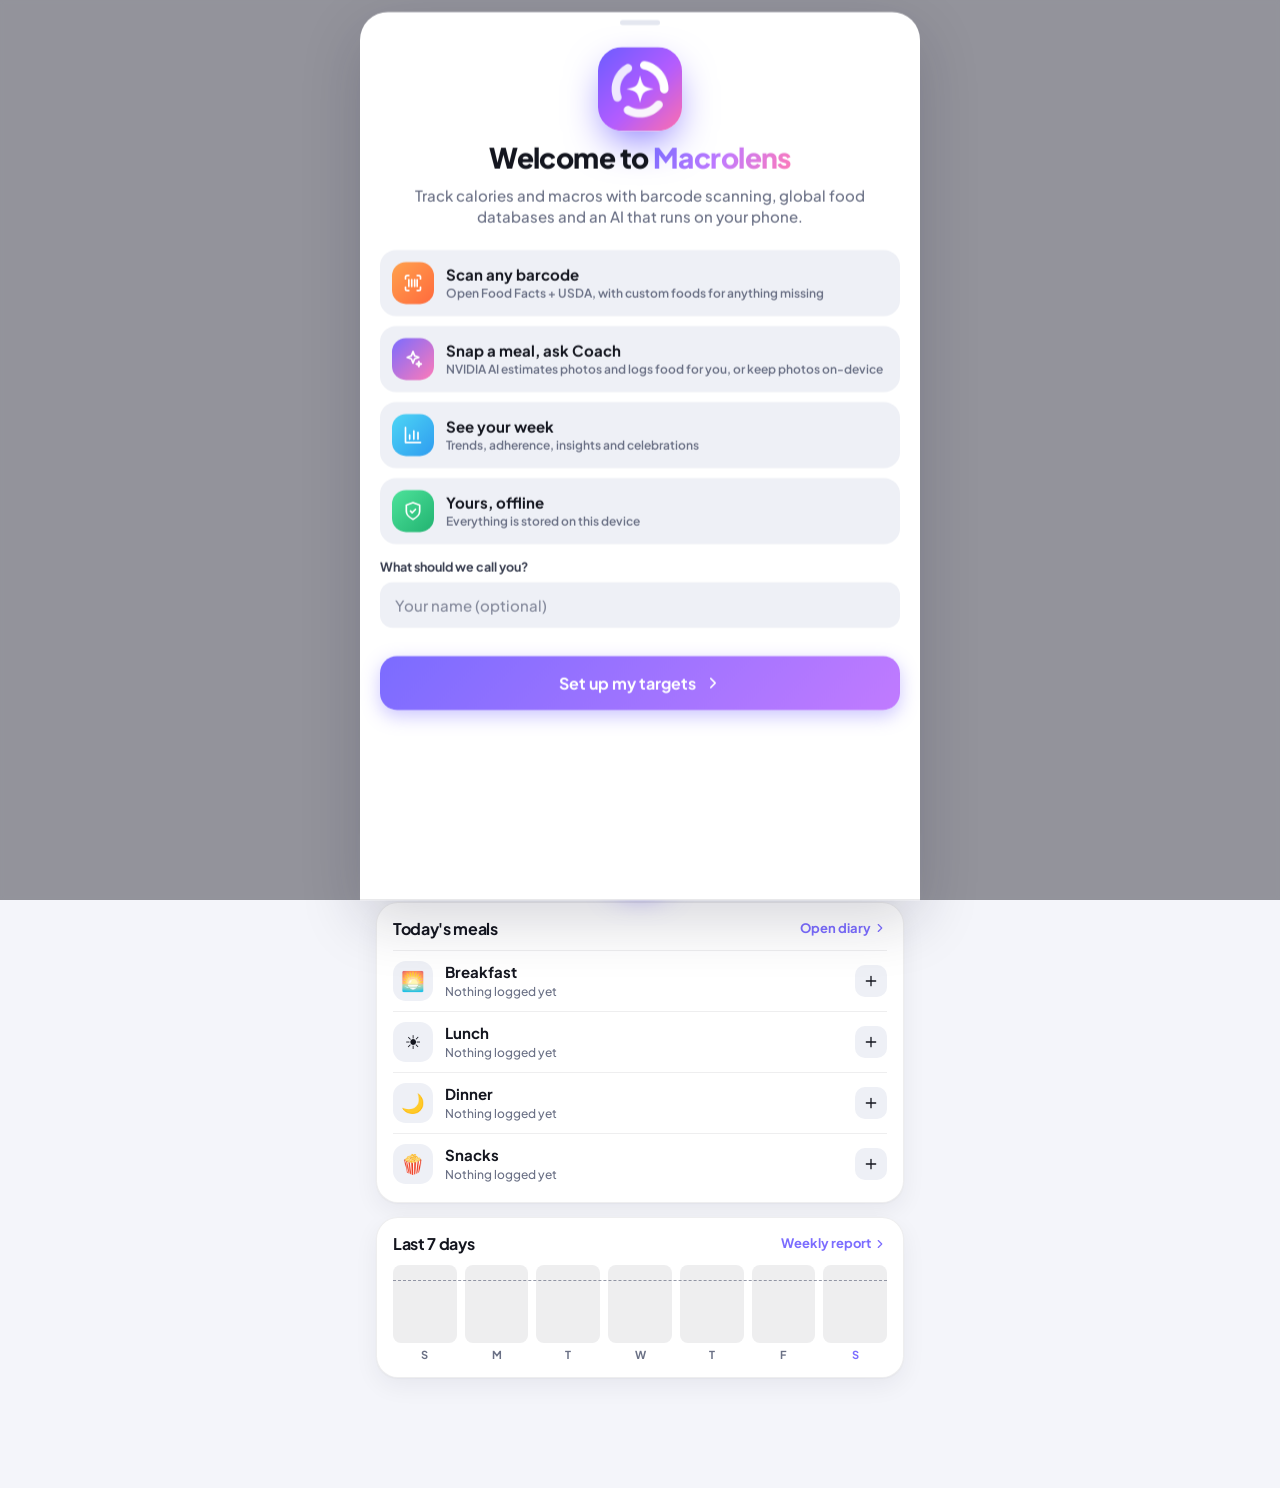
<file: index.html>
<!doctype html>
<html lang="en">
<head>
  <meta charset="utf-8">
  <meta name="viewport" content="width=device-width, initial-scale=1, viewport-fit=cover, interactive-widget=resizes-content">
  <title>Macrolens</title>
  <meta name="description" content="Macro & calorie tracker with barcode scanning, Open Food Facts + USDA search, and private on-device AI meal photo estimates.">
  <meta name="theme-color" content="#0c0d12">
  <meta name="color-scheme" content="dark light">
  <meta name="mobile-web-app-capable" content="yes">
  <meta name="apple-mobile-web-app-capable" content="yes">
  <meta name="apple-mobile-web-app-status-bar-style" content="black-translucent">
  <meta name="apple-mobile-web-app-title" content="Macrolens">
  <link rel="manifest" href="manifest.webmanifest">
  <link rel="icon" href="icons/favicon.svg" type="image/svg+xml">
  <link rel="icon" href="icons/icon-192.png" sizes="192x192" type="image/png">
  <link rel="apple-touch-icon" href="icons/apple-touch-icon.png">
  <link rel="preconnect" href="https://fonts.googleapis.com">
  <link rel="preconnect" href="https://fonts.gstatic.com" crossorigin>
  <link rel="stylesheet" href="https://fonts.googleapis.com/css2?family=Plus+Jakarta+Sans:wght@400;500;600;700;800&display=swap">
  <link rel="stylesheet" href="css/app.css">
  <link rel="stylesheet" href="css/coach.css">
  <link rel="stylesheet" href="css/motion.css">
  <script>
    // Apply the saved theme before first paint to avoid a flash.
    try { var t = localStorage.getItem('ml-theme'); if (t && t !== 'system') document.documentElement.dataset.theme = t; } catch (e) {}
  </script>
</head>
<body>
  <svg width="0" height="0" style="position:absolute" aria-hidden="true" focusable="false">
    <defs>
      <linearGradient id="grad-kcal" x1="0" y1="0" x2="1" y2="1">
        <stop offset="0" stop-color="#7b6cff"/>
        <stop offset="0.55" stop-color="#b56cff"/>
        <stop offset="1" stop-color="#ff7ab8"/>
      </linearGradient>
    </defs>
  </svg>

  <div id="app">
    <main id="view" class="view" aria-live="polite"></main>
    <nav class="tabbar" aria-label="Main"></nav>
  </div>

  <div class="boot-splash" aria-hidden="true">
    <img src="icons/icon-192.png" alt="" width="72" height="72">
  </div>

  <noscript><p style="padding:24px;font-family:sans-serif">Macrolens needs JavaScript enabled.</p></noscript>
  <script type="module" src="js/app.js"></script>
</body>
</html>
</file>
<file: css/app.css>
/* ===== Macrolens — design tokens ===== */
:root {
  --brand: #7b6cff;
  --brand-2: #c17bff;
  --kcal: #9a7bff;
  --protein: #ff6b8b;
  --carbs: #36c5f0;
  --fat: #ffb547;
  --fiber: #3dd68c;
  --water: #4c9bff;
  --over: #ff5a5f;
  --ok: #2fcf86;
  --warn: #ffb547;

  --bg: #f4f5fa;
  --surface: #ffffff;
  --surface-2: #eef0f6;
  --surface-3: #e4e7f0;
  --text: #14161f;
  --text-2: #3b4052;
  --muted: #6a7085;
  --border: rgba(15, 20, 40, 0.07);
  --track: rgba(15, 20, 40, 0.07);
  --shadow: 0 1px 2px rgba(20, 24, 50, 0.04), 0 8px 24px rgba(20, 24, 50, 0.06);
  --shadow-lg: 0 20px 60px rgba(20, 24, 50, 0.18);
  --backdrop: rgba(12, 14, 24, 0.42);
  --glass: rgba(255, 255, 255, 0.78);

  --r-sm: 10px;
  --r: 16px;
  --r-lg: 22px;
  --r-xl: 28px;
  --safe-t: env(safe-area-inset-top, 0px);
  --safe-b: env(safe-area-inset-bottom, 0px);
  --tabbar-h: 68px;
  --ease: cubic-bezier(0.2, 0.8, 0.2, 1);
  --spring: cubic-bezier(0.34, 1.56, 0.64, 1);
  --font: 'Plus Jakarta Sans', system-ui, -apple-system, 'Segoe UI', Roboto, sans-serif;
  color-scheme: light;
}

@media (prefers-color-scheme: dark) {
  :root:not([data-theme='light']) {
    --bg: #0c0d12;
    --surface: #15171f;
    --surface-2: #1d2029;
    --surface-3: #262a35;
    --text: #f3f4f8;
    --text-2: #c9ccd8;
    --muted: #8d93a5;
    --border: rgba(255, 255, 255, 0.07);
    --track: rgba(255, 255, 255, 0.08);
    --shadow: 0 1px 0 rgba(255, 255, 255, 0.03) inset, 0 10px 30px rgba(0, 0, 0, 0.25);
    --shadow-lg: 0 24px 70px rgba(0, 0, 0, 0.55);
    --backdrop: rgba(0, 0, 0, 0.6);
    --glass: rgba(18, 20, 27, 0.78);
    color-scheme: dark;
  }
}
:root[data-theme='dark'] {
  --bg: #0c0d12;
  --surface: #15171f;
  --surface-2: #1d2029;
  --surface-3: #262a35;
  --text: #f3f4f8;
  --text-2: #c9ccd8;
  --muted: #8d93a5;
  --border: rgba(255, 255, 255, 0.07);
  --track: rgba(255, 255, 255, 0.08);
  --shadow: 0 1px 0 rgba(255, 255, 255, 0.03) inset, 0 10px 30px rgba(0, 0, 0, 0.25);
  --shadow-lg: 0 24px 70px rgba(0, 0, 0, 0.55);
  --backdrop: rgba(0, 0, 0, 0.6);
  --glass: rgba(18, 20, 27, 0.78);
  color-scheme: dark;
}

/* ===== Base ===== */
*, *::before, *::after { box-sizing: border-box; }
[hidden] { display: none !important; }
html { -webkit-text-size-adjust: 100%; -webkit-tap-highlight-color: transparent; }
body {
  margin: 0;
  min-height: 100dvh;
  background: var(--bg);
  color: var(--text);
  font: 500 15px/1.45 var(--font);
  -webkit-font-smoothing: antialiased;
  overscroll-behavior-y: none;
}
body.has-sheet { overflow: hidden; }
a { color: inherit; text-decoration: none; }
button { font: inherit; color: inherit; background: none; border: 0; padding: 0; cursor: pointer; }
button:disabled { opacity: 0.5; cursor: default; }
img { display: block; max-width: 100%; }
h1, h2, h3, h4 { margin: 0; letter-spacing: -0.02em; line-height: 1.2; }
h1 { font-size: 26px; font-weight: 800; }
h2 { font-size: 20px; font-weight: 800; }
h3 { font-size: 16px; font-weight: 700; }
h4 { font-size: 13px; font-weight: 700; }
p { margin: 0; }
input, select, textarea { font: inherit; color: inherit; }
:focus-visible { outline: 2px solid var(--brand); outline-offset: 2px; }
.ico { flex: none; display: block; }
b { font-weight: 700; }
small { font-size: 12px; }

/* ===== Layout ===== */
#app { max-width: 560px; margin: 0 auto; min-height: 100dvh; }
.view { padding: calc(var(--safe-t) + 14px) 16px calc(var(--tabbar-h) + var(--safe-b) + 24px); }
.view-inner { display: flex; flex-direction: column; gap: 14px; }
.view-inner.enter { animation: viewIn 0.35s var(--ease) both; }
@keyframes viewIn { from { opacity: 0; transform: translateY(8px); } }
.bottom-space { height: 4px; }

.topbar { display: flex; align-items: flex-end; justify-content: space-between; gap: 12px; padding: 4px 2px 2px; }
.eyebrow { color: var(--muted); font-size: 13px; font-weight: 600; margin-bottom: 2px; }
.range-sub { margin-top: -8px; padding: 0 2px; }

.card {
  background: var(--surface);
  border: 1px solid var(--border);
  border-radius: var(--r-lg);
  padding: 16px;
  box-shadow: var(--shadow);
}
.card-head { display: flex; align-items: center; justify-content: space-between; gap: 10px; margin-bottom: 12px; }
.card-head h3 { display: flex; align-items: center; gap: 8px; }
.card > p.muted.small { margin: -4px 0 12px; }
.error-card { border-color: color-mix(in srgb, var(--over) 40%, transparent); }

/* ===== Utilities ===== */
.row { display: flex; align-items: center; }
.row.gap { gap: 12px; }
.row.gap-sm, .gap-sm { gap: 6px; }
.row.between, .between { justify-content: space-between; }
.wrap { flex-wrap: wrap; }
.grow { flex: 1; min-width: 0; }
.grid2 { display: grid; grid-template-columns: 1fr 1fr; gap: 10px; }
.grid3 { display: grid; grid-template-columns: repeat(3, 1fr); gap: 10px; }
.muted { color: var(--muted); }
.small { font-size: 12.5px; }
.center { text-align: center; }
.nomargin { margin: 0 !important; }
.empty { color: var(--muted); text-align: center; padding: 18px 8px; font-size: 14px; }
.empty.sm { padding: 10px; font-size: 13px; }
.protein-text { color: var(--protein); }
.carbs-text { color: var(--carbs); }
.fat-text { color: var(--fat); }
.ok-text { color: var(--ok); display: inline-flex; align-items: center; gap: 4px; }
.warn-text { color: var(--warn); display: inline-flex; align-items: center; gap: 4px; }
.danger-text { color: var(--over) !important; }
.grad-text { background: linear-gradient(120deg, var(--brand), var(--brand-2) 50%, #ff7ab8); -webkit-background-clip: text; background-clip: text; color: transparent; }
.link { color: var(--brand); font-weight: 700; font-size: 13px; display: inline-flex; align-items: center; gap: 2px; }
.sub-head { margin: 18px 0 6px; color: var(--muted); text-transform: uppercase; letter-spacing: 0.06em; font-size: 11px; }

.pill { display: inline-flex; align-items: center; gap: 4px; padding: 3px 9px; border-radius: 99px; background: var(--surface-2); font-size: 11.5px; font-weight: 700; color: var(--text-2); }
.pill.down { background: color-mix(in srgb, var(--ok) 16%, transparent); color: var(--ok); }
.pill.up { background: color-mix(in srgb, var(--warn) 18%, transparent); color: var(--warn); }

.badge { display: inline-flex; align-items: center; gap: 3px; padding: 1px 6px; border-radius: 6px; font-size: 10px; font-weight: 800; letter-spacing: 0.03em; text-transform: uppercase; background: var(--surface-2); color: var(--muted); vertical-align: 1px; }
.badge-off { background: color-mix(in srgb, #ff8a3d 16%, transparent); color: #f07a2a; }
.badge-usda { background: color-mix(in srgb, var(--fiber) 16%, transparent); color: #22b371; }
.badge-custom { background: color-mix(in srgb, var(--brand) 16%, transparent); color: var(--brand); }
.badge-ai { background: linear-gradient(120deg, color-mix(in srgb, var(--brand) 22%, transparent), color-mix(in srgb, #ff7ab8 22%, transparent)); color: var(--brand-2); }
.badge-quick { background: color-mix(in srgb, var(--fat) 18%, transparent); color: #e69a20; }
.badge-ok { background: color-mix(in srgb, var(--ok) 16%, transparent); color: var(--ok); }

/* ===== Buttons ===== */
.btn {
  display: inline-flex; align-items: center; justify-content: center; gap: 8px;
  height: 44px; padding: 0 18px; border-radius: 14px;
  font-weight: 700; font-size: 14.5px; white-space: nowrap;
  transition: transform 0.15s var(--ease), background 0.2s, box-shadow 0.2s, opacity 0.2s;
  user-select: none;
}
.btn:active:not(:disabled) { transform: scale(0.97); }
.btn.primary { background: linear-gradient(135deg, var(--brand), var(--brand-2)); color: #fff; box-shadow: 0 6px 18px color-mix(in srgb, var(--brand) 38%, transparent); }
.btn.soft { background: var(--surface-2); color: var(--text); }
.btn.ghost { background: transparent; color: var(--text-2); }
.btn.danger { background: var(--over); color: #fff; }
.btn.sm { height: 34px; padding: 0 12px; font-size: 13px; border-radius: 11px; }
.btn.lg { height: 54px; font-size: 16px; border-radius: 17px; }
.btn.block { display: flex; width: 100%; }
.btn.grow { flex: 1; }
.link-btn { color: var(--muted); font-weight: 600; font-size: 13.5px; height: 40px; }

.btn-icon {
  display: inline-grid; place-items: center; width: 40px; height: 40px; border-radius: 13px; flex: none;
  transition: transform 0.15s var(--ease), background 0.2s;
  position: relative;
}
.btn-icon:active { transform: scale(0.92); }
.btn-icon.soft { background: var(--surface-2); }
.btn-icon.ghost { color: var(--muted); }
.btn-icon.sm { width: 32px; height: 32px; border-radius: 10px; }
.btn-icon.primary-soft { background: color-mix(in srgb, var(--brand) 14%, transparent); color: var(--brand); }
.btn-icon.disabled { opacity: 0.35; pointer-events: none; }

/* ===== Forms ===== */
.field { display: flex; flex-direction: column; gap: 6px; margin-bottom: 14px; min-width: 0; }
.label { font-size: 12.5px; font-weight: 700; color: var(--text-2); display: flex; align-items: baseline; gap: 4px; }
.unit-hint { color: var(--muted); font-weight: 600; font-size: 11px; }
.unit { color: var(--muted); font-weight: 600; font-size: 13px; }
.input {
  width: 100%; height: 46px; padding: 0 14px; border-radius: 13px;
  background: var(--surface-2); border: 1.5px solid transparent; outline: none;
  font-weight: 600; font-size: 15px;
  transition: border-color 0.2s, background 0.2s;
  -webkit-appearance: none; appearance: none;
}
.input:focus { border-color: color-mix(in srgb, var(--brand) 60%, transparent); background: var(--surface); }
.input::placeholder { color: var(--muted); font-weight: 500; opacity: 0.8; }
.input.sm { height: 38px; font-size: 13.5px; padding: 0 10px; border-radius: 11px; }
.input-xl { height: 58px; font-size: 24px; font-weight: 800; }
select.input { background-image: url("data:image/svg+xml,%3Csvg xmlns='http://www.w3.org/2000/svg' width='16' height='16' viewBox='0 0 24 24' fill='none' stroke='%238d93a5' stroke-width='2.5' stroke-linecap='round'%3E%3Cpath d='m6 9 6 6 6-6'/%3E%3C/svg%3E"); background-repeat: no-repeat; background-position: right 12px center; padding-right: 36px; }
input[type='number']::-webkit-inner-spin-button { -webkit-appearance: none; }
input[type='number'] { -moz-appearance: textfield; }

.seg { display: flex; background: var(--surface-2); padding: 4px; border-radius: 14px; gap: 4px; }
.seg button { flex: 1; height: 38px; border-radius: 10px; font-weight: 700; font-size: 13.5px; color: var(--muted); display: flex; align-items: center; justify-content: center; gap: 6px; transition: background 0.2s, color 0.2s, box-shadow 0.2s; }
.seg button.active { background: var(--surface); color: var(--text); box-shadow: 0 2px 8px rgba(0, 0, 0, 0.08); }
.seg.sm button { height: 30px; font-size: 12.5px; padding: 0 10px; }
.seg-lg button { height: 54px; flex-direction: column; gap: 0; font-size: 12.5px; }
.seg-lg button span { font-size: 18px; line-height: 1.2; }

.chip { display: inline-flex; align-items: center; gap: 6px; height: 36px; padding: 0 14px; border-radius: 99px; background: var(--surface-2); font-weight: 700; font-size: 13px; color: var(--text-2); white-space: nowrap; transition: background 0.2s, color 0.2s, transform 0.15s; }
.chip:active { transform: scale(0.95); }
.chip.active { background: var(--text); color: var(--bg); }
.chip.sm { height: 30px; padding: 0 12px; font-size: 12.5px; }
.chips-wrap { display: flex; flex-wrap: wrap; gap: 8px; }
.meal-chips { display: flex; gap: 8px; overflow-x: auto; scrollbar-width: none; padding: 2px 0; }
.meal-chips::-webkit-scrollbar { display: none; }
.meal-chips.compact .chip { height: 32px; padding: 0 12px; font-size: 12.5px; }

.radio-cards { display: flex; flex-direction: column; gap: 6px; }
.radio-cards button { text-align: left; padding: 10px 14px; border-radius: 13px; background: var(--surface-2); border: 1.5px solid transparent; display: flex; justify-content: space-between; align-items: center; gap: 10px; transition: border-color 0.2s, background 0.2s; }
.radio-cards button small { color: var(--muted); font-weight: 600; text-align: right; }
.radio-cards button.active { border-color: var(--brand); background: color-mix(in srgb, var(--brand) 10%, var(--surface)); }

.switch { -webkit-appearance: none; appearance: none; width: 48px; height: 28px; border-radius: 99px; background: var(--surface-3); position: relative; cursor: pointer; transition: background 0.25s; flex: none; margin: 0; }
.switch::after { content: ''; position: absolute; top: 3px; left: 3px; width: 22px; height: 22px; border-radius: 50%; background: #fff; box-shadow: 0 2px 6px rgba(0, 0, 0, 0.2); transition: transform 0.25s var(--spring); }
.switch:checked { background: var(--brand); }
.switch:checked::after { transform: translateX(20px); }

input[type='range'] { -webkit-appearance: none; appearance: none; width: 100%; height: 6px; border-radius: 99px; background: var(--track); outline: none; }
input[type='range']::-webkit-slider-thumb { -webkit-appearance: none; width: 24px; height: 24px; border-radius: 50%; background: #fff; border: 3px solid var(--brand); box-shadow: 0 2px 8px rgba(0, 0, 0, 0.2); cursor: pointer; }
input[type='range']::-moz-range-thumb { width: 18px; height: 18px; border-radius: 50%; background: #fff; border: 3px solid var(--brand); }

/* ===== Tab bar ===== */
.tabbar {
  position: fixed; left: 50%; bottom: 0; transform: translateX(-50%); z-index: 50;
  width: 100%; max-width: 560px;
  height: calc(var(--tabbar-h) + var(--safe-b)); padding: 6px 10px var(--safe-b);
  display: grid; grid-template-columns: repeat(5, 1fr); align-items: center;
  background: var(--glass); backdrop-filter: blur(20px) saturate(1.6); -webkit-backdrop-filter: blur(20px) saturate(1.6);
  border-top: 1px solid var(--border);
}
.tabbar a { display: flex; flex-direction: column; align-items: center; gap: 3px; font-size: 11px; font-weight: 700; color: var(--muted); padding: 6px 0; transition: color 0.2s; }
.tabbar a .ico { transition: transform 0.3s var(--spring); }
.tabbar a.active { color: var(--text); }
.tabbar a.active .ico { transform: translateY(-1px) scale(1.08); color: var(--brand); }
.fab {
  justify-self: center; width: 58px; height: 58px; margin-top: -26px; border-radius: 20px;
  display: grid; place-items: center; color: #fff;
  background: linear-gradient(135deg, var(--brand), var(--brand-2) 60%, #ff7ab8);
  box-shadow: 0 10px 26px color-mix(in srgb, var(--brand) 50%, transparent), 0 0 0 5px var(--bg);
  transition: transform 0.2s var(--spring);
}
.fab:active { transform: scale(0.9) rotate(90deg); }

/* ===== Rings & bars ===== */
.ring { position: relative; flex: none; }
.ring svg { display: block; }
.ring-fill { transition: stroke-dashoffset 1.1s var(--ease); }
.ring-over { filter: drop-shadow(0 0 4px color-mix(in srgb, var(--over) 60%, transparent)); }
.ring-center { position: absolute; inset: 0; display: flex; flex-direction: column; align-items: center; justify-content: center; text-align: center; }

.pbar { height: 8px; border-radius: 99px; background: var(--track); overflow: hidden; }
.pbar.lg { height: 10px; }
.pbar span { display: block; height: 100%; border-radius: inherit; transition: width 0.9s var(--ease); }
.pbar.is-over span { background: var(--over) !important; }

.split-bar { display: flex; height: 8px; border-radius: 99px; overflow: hidden; gap: 2px; background: var(--track); }
.split-bar.lg { height: 12px; }
.split-bar span { transition: width 0.5s var(--ease); }
.split-bar .p { background: var(--protein); }
.split-bar .c { background: var(--carbs); }
.split-bar .f { background: var(--fat); }

/* ===== Dashboard ===== */
.streak-chip { display: flex; align-items: center; gap: 4px; height: 38px; padding: 0 12px; border-radius: 13px; background: var(--surface); border: 1px solid var(--border); color: var(--muted); font-size: 15px; box-shadow: var(--shadow); }
.streak-chip.on { color: #ff7a3d; }
.streak-chip.on .ico { animation: flicker 2.2s ease-in-out infinite; }
@keyframes flicker { 50% { transform: scale(1.12) rotate(-4deg); } }

.install-card { display: flex; align-items: center; gap: 12px; text-align: left; background: linear-gradient(135deg, color-mix(in srgb, var(--brand) 16%, var(--surface)), var(--surface)); }
.install-card > span:nth-child(2) { flex: 1; display: flex; flex-direction: column; }
.install-card small { color: var(--muted); }
.install-ico { width: 44px; height: 44px; border-radius: 14px; display: grid; place-items: center; background: var(--brand); color: #fff; }

.hero { display: flex; flex-direction: column; align-items: center; gap: 14px; padding: 22px 16px 16px; position: relative; overflow: hidden; }
.hero::before { content: ''; position: absolute; inset: -40% -20% auto; height: 120%; background: radial-gradient(closest-side, color-mix(in srgb, var(--brand) 16%, transparent), transparent); pointer-events: none; }
.hero-ring { position: relative; }
.hero-num { font-size: 44px; font-weight: 800; letter-spacing: -0.04em; line-height: 1; font-variant-numeric: tabular-nums; }
.hero-num.over { color: var(--over); }
.hero-lbl { color: var(--muted); font-weight: 700; font-size: 13px; margin-top: 4px; }
.hero-stats { width: 100%; display: flex; align-items: center; justify-content: space-around; position: relative; }
.hero-stats > div:not(.divider) { display: flex; flex-direction: column; align-items: center; gap: 1px; }
.hero-stats b { font-size: 18px; font-variant-numeric: tabular-nums; }
.hero-stats b small { color: var(--muted); font-weight: 600; }
.divider { width: 1px; height: 30px; background: var(--border); }

.macro-grid { display: grid; grid-template-columns: repeat(3, 1fr); gap: 10px; }
.macro-card { display: flex; flex-direction: column; align-items: center; gap: 2px; padding: 14px 8px 12px; text-align: center; transition: transform 0.15s; }
.macro-card:active { transform: scale(0.97); }
.macro-pct { font-size: 13px; font-weight: 800; }
.macro-name { font-weight: 800; font-size: 13px; margin-top: 6px; }
.macro-val b { font-size: 17px; font-variant-numeric: tabular-nums; }
.macro-val span { font-size: 12px; font-weight: 600; }
.macro-left { font-size: 11.5px; }

.quick-actions { display: grid; grid-template-columns: repeat(4, 1fr); gap: 10px; }
.quick-actions button { display: flex; flex-direction: column; align-items: center; gap: 7px; font-size: 12px; font-weight: 700; color: var(--text-2); transition: transform 0.15s; }
.quick-actions button:active { transform: scale(0.93); }
.qa-ico { width: 58px; height: 58px; border-radius: 19px; display: grid; place-items: center; color: #fff; box-shadow: 0 8px 18px -6px var(--c); --c: var(--brand); background: var(--c); }
.qa-ico.scan { --c: #ff8a3d; background: linear-gradient(135deg, #ffa24d, #ff6a3d); }
.qa-ico.snap { --c: #b56cff; background: linear-gradient(135deg, #7b6cff, #c17bff 60%, #ff7ab8); }
.qa-ico.search { --c: #36c5f0; background: linear-gradient(135deg, #4dd6f5, #2f9cf0); }
.qa-ico.quick { --c: #ffb547; background: linear-gradient(135deg, #ffd060, #ffa03d); }

.water-card .card-head { margin-bottom: 10px; }
.water-ico { width: 38px; height: 38px; border-radius: 12px; display: grid; place-items: center; background: color-mix(in srgb, var(--water) 16%, transparent); color: var(--water); }
.glasses { display: flex; gap: 5px; }
.glass { flex: 1; height: 26px; border-radius: 6px 6px 9px 9px; background: var(--track); position: relative; overflow: hidden; }
.glass::after { content: ''; position: absolute; inset: 100% 0 0; background: linear-gradient(180deg, #7cc0ff, var(--water)); border-radius: inherit; transition: inset 0.5s var(--spring); transition-delay: calc(var(--i) * 30ms); }
.glass.full::after { inset: 0; }

.meals-card { padding-bottom: 8px; }
.meal-row { display: flex; align-items: center; gap: 12px; padding: 10px 0; border-top: 1px solid var(--border); }
.meal-row:first-of-type { border-top: 0; }
.meal-row a { display: flex; flex-direction: column; min-width: 0; }
.meal-row small { white-space: nowrap; overflow: hidden; text-overflow: ellipsis; }
.meal-emoji { width: 40px; height: 40px; border-radius: 13px; background: var(--surface-2); display: grid; place-items: center; font-size: 19px; flex: none; }
.meal-kcal { font-weight: 800; font-variant-numeric: tabular-nums; }
.meal-kcal small { color: var(--muted); font-weight: 600; }

.spark-card { display: block; }
.spark { position: relative; display: flex; gap: 8px; height: 96px; }
.spark-target { position: absolute; left: 0; right: 0; height: 0; border-top: 1.5px dashed color-mix(in srgb, var(--muted) 70%, transparent); pointer-events: none; z-index: 1; }
.spark-col { flex: 1; display: flex; flex-direction: column; align-items: center; gap: 4px; }
.spark-col span { font-size: 11px; font-weight: 700; color: var(--muted); height: 14px; }
.spark-col.today span { color: var(--brand); }
.spark-bar-wrap { flex: 1; width: 100%; display: flex; align-items: flex-end; background: var(--track); border-radius: 8px; overflow: hidden; }
.spark-bar { width: 100%; background: color-mix(in srgb, var(--brand) 55%, transparent); border-radius: 8px; transition: height 0.9s var(--ease); }
.spark-bar.hit { background: linear-gradient(180deg, var(--brand-2), var(--brand)); }
.spark-bar.over { background: linear-gradient(180deg, #ff8a8d, var(--over)); }

/* ===== Diary ===== */
.date-strip { display: flex; align-items: center; gap: 2px; }
.days { flex: 1; display: grid; grid-template-columns: repeat(7, 1fr); gap: 4px; }
.day { display: flex; flex-direction: column; align-items: center; gap: 2px; padding: 8px 0 6px; border-radius: 14px; color: var(--muted); font-size: 11px; font-weight: 700; transition: background 0.2s, color 0.2s; }
.day b { font-size: 16px; color: var(--text); }
.day i { width: 5px; height: 5px; border-radius: 50%; background: transparent; }
.day.logged i { background: var(--brand); }
.day.today b { color: var(--brand); }
.day.sel { background: var(--text); color: color-mix(in srgb, var(--bg) 70%, transparent); }
.day.sel b { color: var(--bg); }
.day.sel.logged i { background: var(--bg); }
label.btn-icon { cursor: pointer; overflow: hidden; }
.date-input { position: absolute; inset: 0; opacity: 0; cursor: pointer; }
.date-input::-webkit-calendar-picker-indicator { position: absolute; inset: 0; width: 100%; height: 100%; cursor: pointer; }

.day-summary { display: flex; flex-direction: column; gap: 10px; }
.ds-top { display: flex; align-items: baseline; justify-content: space-between; }
.ds-kcal { font-size: 24px; letter-spacing: -0.03em; font-variant-numeric: tabular-nums; }
.ds-macros { display: grid; grid-template-columns: repeat(3, 1fr); gap: 12px; }
.ds-macros .small { font-weight: 700; margin-bottom: 5px; gap: 4px; }
.ds-macros .pbar { height: 6px; }

.meal-card { padding: 12px 12px 6px; }
.meal-head { display: flex; align-items: center; gap: 12px; padding: 2px 2px 8px; }
.list { list-style: none; margin: 0; padding: 0; display: flex; flex-direction: column; }
.entry { display: flex; align-items: center; gap: 12px; padding: 9px 4px; border-top: 1px solid var(--border); cursor: pointer; border-radius: 12px; transition: background 0.15s; user-select: none; -webkit-user-select: none; }
.entry:active { background: var(--surface-2); }
.li-thumb { width: 44px; height: 44px; border-radius: 13px; background: var(--surface-2); display: grid; place-items: center; overflow: hidden; flex: none; }
.thumb-img { width: 100%; height: 100%; object-fit: cover; }
.thumb-emoji { font-size: 21px; line-height: 1; }
.li-main { flex: 1; min-width: 0; display: flex; flex-direction: column; gap: 2px; }
.li-title { font-weight: 700; font-size: 14.5px; white-space: nowrap; overflow: hidden; text-overflow: ellipsis; }
.li-sub { color: var(--muted); font-size: 12px; font-weight: 600; white-space: nowrap; overflow: hidden; text-overflow: ellipsis; }
.li-end { display: flex; flex-direction: column; align-items: flex-end; flex: none; }
.li-end b { font-size: 15px; font-variant-numeric: tabular-nums; }
.li-end small { color: var(--muted); font-size: 11px; font-weight: 600; }
.copy-prev { display: flex; align-items: center; justify-content: center; gap: 8px; width: 100%; padding: 12px; margin: 2px 0 6px; border-radius: 13px; border: 1.5px dashed var(--border); color: var(--muted); font-weight: 700; font-size: 13px; }
.copy-prev:active { background: var(--surface-2); }

/* ===== Week ===== */
.week-nav { display: flex; gap: 6px; }
.stat-grid { display: grid; grid-template-columns: 1fr 1fr; gap: 10px; }
.stat { display: flex; flex-direction: column; gap: 1px; padding: 14px; position: relative; overflow: hidden; }
.stat b { font-size: 24px; letter-spacing: -0.03em; margin-top: 4px; font-variant-numeric: tabular-nums; }
.stat b small { font-size: 14px; color: var(--muted); font-weight: 700; }
.stat-ico { width: 30px; height: 30px; border-radius: 10px; display: grid; place-items: center; margin-bottom: 6px; color: var(--c); background: color-mix(in srgb, var(--c) 15%, transparent); }
.tone-kcal { --c: var(--kcal); }
.tone-brand { --c: var(--brand); }
.tone-protein { --c: var(--protein); }
.tone-fiber { --c: var(--fiber); }

.chart { width: 100%; height: auto; display: block; overflow: visible; }
.bar-bg { fill: var(--track); opacity: 0.6; }
.bar { fill: color-mix(in srgb, var(--brand) 50%, transparent); transform-box: fill-box; transform-origin: bottom; animation: barUp 0.8s var(--ease) both; animation-delay: var(--d); }
.bar.hit { fill: url(#bar-grad); }
.bar.over { fill: var(--over); }
.bar.empty { display: none; }
@keyframes barUp { from { transform: scaleY(0); } }
.bar-val { font-size: 10px; font-weight: 800; fill: var(--text-2); }
.bar-lbl { font-size: 11px; font-weight: 700; fill: var(--muted); }
.bar-lbl.today { fill: var(--brand); }
.target-line { stroke: var(--text); stroke-opacity: 0.45; stroke-width: 1.5; stroke-dasharray: 4 4; }
.legend { display: inline-flex; align-items: center; gap: 6px; font-size: 12px; font-weight: 700; color: var(--muted); }
.lg-target { width: 16px; border-top: 2px dashed var(--muted); display: inline-block; }

.heat { display: flex; flex-direction: column; gap: 6px; }
.heat-row { display: grid; grid-template-columns: 56px repeat(7, 1fr); gap: 5px; align-items: center; }
.heat-head span { text-align: center; font-size: 11px; font-weight: 700; color: var(--muted); }
.heat-name { font-size: 12px; font-weight: 800; }
.heat-cell { height: 30px; border-radius: 9px; display: grid; place-items: center; font-size: 10.5px; font-weight: 800; color: var(--text-2); background: var(--track); position: relative; overflow: hidden; isolation: isolate; }
.heat-cell::before { content: ''; position: absolute; inset: 0; background: var(--c); opacity: var(--a); z-index: -1; }
.heat-cell.ok { color: #fff; }

.donut-wrap { display: flex; align-items: center; gap: 16px; }
.donut { width: 132px; height: 132px; flex: none; }
.donut circle { transition: stroke-dasharray 0.8s var(--ease); }
.donut-num { font-size: 20px; font-weight: 800; fill: var(--text); }
.donut-lbl { font-size: 10px; font-weight: 700; fill: var(--muted); }
.donut-legend { display: flex; flex-direction: column; gap: 10px; flex: 1; }
.donut-legend > div { display: grid; grid-template-columns: 10px auto 1fr; column-gap: 8px; align-items: center; font-size: 13px; }
.donut-legend small { grid-column: 3; }
.dot { width: 10px; height: 10px; border-radius: 50%; display: inline-block; }

.weight-head { display: flex; align-items: center; gap: 10px; flex-wrap: wrap; margin-bottom: 8px; }
.weight-head > b { font-size: 26px; letter-spacing: -0.03em; }
.weight-head > b small { font-size: 14px; color: var(--muted); }
.w-dot { fill: var(--surface); stroke: var(--brand); stroke-width: 2; }

.insights ul { list-style: none; margin: 0; padding: 0; display: flex; flex-direction: column; gap: 10px; }
.insights li { padding: 12px 14px; border-radius: 14px; background: var(--surface-2); font-size: 13.5px; line-height: 1.5; color: var(--text-2); }
.list.compact li { padding: 8px 0; border-top: 1px solid var(--border); }

/* ===== Profile ===== */
.profile-card { display: flex; flex-direction: column; gap: 14px; }
.avatar { width: 56px; height: 56px; border-radius: 18px; display: grid; place-items: center; font-weight: 800; font-size: 20px; color: #fff; background: linear-gradient(135deg, var(--brand), #ff7ab8); flex: none; }
.targets-row { display: grid; grid-template-columns: 1.1fr 1fr 1fr 1fr; gap: 8px; }
.targets-row > div { display: flex; flex-direction: column; padding: 10px; border-radius: 14px; background: var(--surface-2); }
.targets-row b { font-size: 17px; font-variant-numeric: tabular-nums; }
.targets-row small { font-size: 10.5px; font-weight: 700; color: var(--muted); }
.t-kcal { background: linear-gradient(135deg, var(--brand), var(--brand-2)) !important; color: #fff; }
.t-kcal small { color: rgba(255, 255, 255, 0.8) !important; }
.t-macro.protein b { color: var(--protein); }
.t-macro.carbs b { color: var(--carbs); }
.t-macro.fat b { color: var(--fat); }

.set-row { display: flex; align-items: center; justify-content: space-between; gap: 12px; padding: 12px 0; border-top: 1px solid var(--border); font-weight: 700; width: 100%; text-align: left; }
.set-row > span { display: flex; flex-direction: column; gap: 1px; }
.set-row small { font-weight: 600; }
.card-head + .set-row { border-top: 0; }
.set-row.as-btn { cursor: pointer; }
.card .btn.block + .btn.block, .card .set-row + .btn, .card .grid2 + .btn { margin-top: 10px; }
.about { display: flex; flex-direction: column; gap: 12px; background: transparent; box-shadow: none; border: 0; }
.ai-dl { display: flex; flex-direction: column; gap: 8px; margin-bottom: 8px; }

.calc-result { margin-top: 6px; padding: 16px; border-radius: 18px; background: var(--surface-2); display: flex; flex-direction: column; gap: 12px; }
.calc-big { font-size: 34px; font-weight: 800; letter-spacing: -0.04em; font-variant-numeric: tabular-nums; }
.calc-macros { display: grid; grid-template-columns: repeat(4, 1fr); gap: 6px; }
.calc-macros > div { display: flex; flex-direction: column; }
.calc-macros b { font-size: 16px; }
.calc-macros small { font-weight: 700; color: var(--muted); }
.calc-macros .protein b { color: var(--protein); }
.calc-macros .carbs b { color: var(--carbs); }
.calc-macros .fat b { color: var(--fat); }
.calc-macros .fiber b { color: var(--fiber); }
.diet-desc { margin-top: 2px; }

.manage-row { display: flex; align-items: center; gap: 4px; }
.manage-row .food-row { flex: 1; min-width: 0; }

/* ===== Sheets ===== */
.sheet-wrap { position: fixed; inset: 0; z-index: 100; display: flex; align-items: flex-end; justify-content: center; }
.sheet-backdrop { position: absolute; inset: 0; background: var(--backdrop); opacity: 0; transition: opacity 0.3s; backdrop-filter: blur(2px); }
.sheet {
  position: relative; width: 100%; max-width: 560px; max-height: calc(100dvh - var(--safe-t) - 24px);
  background: var(--surface); border-radius: var(--r-xl) var(--r-xl) 0 0;
  display: flex; flex-direction: column; box-shadow: var(--shadow-lg);
  transform: translateY(105%); transition: transform 0.38s var(--ease);
  will-change: transform; touch-action: pan-y;
}
.sheet-full { height: calc(100dvh - var(--safe-t) - 12px); max-height: none; }
.sheet-wrap.open .sheet-backdrop { opacity: 1; }
.sheet-wrap.open .sheet { transform: none; }
.sheet-wrap.closing .sheet { transform: translateY(105%); transition-duration: 0.28s; }
.sheet-wrap.closing { pointer-events: none; }
.sheet-grab { padding: 8px 0 2px; display: flex; justify-content: center; cursor: grab; flex: none; touch-action: none; }
.sheet-grab span { width: 40px; height: 5px; border-radius: 99px; background: var(--surface-3); }
.sheet-head { display: flex; align-items: center; justify-content: space-between; padding: 6px 12px 6px 20px; flex: none; touch-action: none; }
.sheet-body { flex: 1; overflow-y: auto; padding: 8px 20px 20px; overscroll-behavior: contain; }
.sheet-foot { display: flex; gap: 10px; padding: 12px 16px calc(12px + var(--safe-b)); border-top: 1px solid var(--border); flex: none; background: var(--surface); }
.sheet:not(:has(.sheet-foot)) .sheet-body { padding-bottom: calc(20px + var(--safe-b)); }

/* ===== Add food sheet ===== */
.add-sheet .sheet-body { display: flex; flex-direction: column; overflow: hidden; padding: 0; }
.add-head { padding: 0 12px 4px 8px !important; }
.add-title { flex: 1; text-align: center; }
.add-title h2 { font-size: 17px; }
.add-done { position: absolute; right: 12px; }
.add-head { position: relative; }
.add-meals { padding: 4px 16px 8px; flex: none; }
.add-tabs { display: grid; grid-template-columns: repeat(5, 1fr); margin: 0 12px; padding: 4px; background: var(--surface-2); border-radius: 16px; position: relative; flex: none; }
.add-tabs button { position: relative; z-index: 1; display: flex; flex-direction: column; align-items: center; gap: 2px; padding: 7px 0 6px; font-size: 11px; font-weight: 700; color: var(--muted); transition: color 0.25s; }
.add-tabs button.active { color: var(--text); }
.add-tabs button.active .ico { color: var(--brand); }
.tab-ink { position: absolute; top: 4px; bottom: 4px; left: 0; border-radius: 12px; background: var(--surface); box-shadow: 0 2px 10px rgba(0, 0, 0, 0.08); transition: transform 0.35s var(--ease), width 0.35s var(--ease); }
.add-pane { flex: 1; overflow-y: auto; padding: 14px 16px calc(24px + var(--safe-b)); overscroll-behavior: contain; position: relative; }
.picker .sheet-body { padding: 0; }

.search-box { display: flex; align-items: center; gap: 10px; height: 48px; padding: 0 8px 0 14px; border-radius: 15px; background: var(--surface-2); color: var(--muted); border: 1.5px solid transparent; transition: border-color 0.2s; }
.search-box:focus-within { border-color: color-mix(in srgb, var(--brand) 55%, transparent); }
.search-box input { flex: 1; min-width: 0; height: 100%; border: 0; outline: 0; background: none; font-weight: 600; font-size: 15px; color: var(--text); }
.search-box input::-webkit-search-cancel-button { display: none; }
.search-box.sticky { position: sticky; top: -14px; z-index: 5; box-shadow: 0 -14px 0 var(--surface); }
.results { margin-top: 6px; }
.res-sec { margin-top: 14px; }
.res-sec h4 { display: flex; align-items: center; gap: 6px; color: var(--muted); text-transform: uppercase; letter-spacing: 0.06em; font-size: 11px; margin: 0 2px 4px; }
.food-row { display: flex; align-items: center; gap: 12px; width: 100%; padding: 9px 6px; border-radius: 14px; text-align: left; transition: background 0.15s; }
.food-row:active { background: var(--surface-2); }
.fav-dot { color: var(--fat); display: inline-flex; vertical-align: -1px; }
.fav-dot .ico { fill: currentColor; }

.skel { background: linear-gradient(90deg, var(--surface-2), var(--surface-3), var(--surface-2)); background-size: 200% 100%; animation: shimmer 1.3s linear infinite; border-radius: 8px; }
.skel-line { height: 11px; width: 70%; }
.skel-line.short { width: 40%; margin-top: 6px; }
.skel-row { pointer-events: none; }
@keyframes shimmer { to { background-position: -200% 0; } }

.cta-card { display: flex; align-items: center; gap: 12px; width: 100%; margin-top: 18px; padding: 14px; border-radius: 18px; border: 1.5px dashed color-mix(in srgb, var(--brand) 40%, transparent); background: color-mix(in srgb, var(--brand) 6%, transparent); text-align: left; color: var(--muted); }
.cta-card > span:nth-child(2) { flex: 1; display: flex; flex-direction: column; }
.cta-card b { color: var(--text); }
.cta-ico { width: 40px; height: 40px; border-radius: 13px; background: var(--brand); color: #fff; display: grid; place-items: center; }

.pane-intro { display: flex; gap: 12px; padding: 12px 14px; border-radius: 16px; background: var(--surface-2); margin-bottom: 16px; color: var(--brand); }
.pane-intro > div { color: var(--text); }
.pane-intro p { margin-top: 2px; }

/* Scanner */
.scanner { position: relative; aspect-ratio: 4 / 3.4; border-radius: 22px; overflow: hidden; background: #000; isolation: isolate; }
.scanner video { position: absolute; inset: 0; width: 100%; height: 100%; object-fit: cover; }
.scan-overlay { position: absolute; inset: 0; display: grid; place-items: center; }
.scan-frame { position: relative; width: 80%; height: 46%; border-radius: 16px; box-shadow: 0 0 0 999px rgba(0, 0, 0, 0.42); transition: box-shadow 0.3s; }
.scan-frame i { position: absolute; width: 28px; height: 28px; border: 4px solid #fff; border-radius: 4px; }
.scan-frame i:nth-child(1) { top: -2px; left: -2px; border-right: 0; border-bottom: 0; border-top-left-radius: 16px; }
.scan-frame i:nth-child(2) { top: -2px; right: -2px; border-left: 0; border-bottom: 0; border-top-right-radius: 16px; }
.scan-frame i:nth-child(3) { bottom: -2px; left: -2px; border-right: 0; border-top: 0; border-bottom-left-radius: 16px; }
.scan-frame i:nth-child(4) { bottom: -2px; right: -2px; border-left: 0; border-top: 0; border-bottom-right-radius: 16px; }
.laser { position: absolute; left: 8%; right: 8%; height: 2px; top: 50%; background: #ff4d6d; box-shadow: 0 0 12px 2px rgba(255, 77, 109, 0.8); border-radius: 2px; opacity: 0; }
.scanner.live .laser { opacity: 1; animation: laser 2s ease-in-out infinite; }
@keyframes laser { 0%, 100% { top: 12%; } 50% { top: 88%; } }
.scanner.hit .scan-frame i { border-color: var(--ok); }
.scanner.hit .scan-frame { box-shadow: 0 0 0 999px rgba(0, 0, 0, 0.55), 0 0 0 4px var(--ok); }
.scanner.no-cam .scan-frame { opacity: 0.4; }
.scan-msg { position: absolute; left: 12px; right: 12px; bottom: 12px; display: flex; align-items: center; justify-content: center; gap: 6px; padding: 8px 12px; border-radius: 12px; background: rgba(0, 0, 0, 0.55); color: #fff; font-size: 12.5px; font-weight: 600; text-align: center; backdrop-filter: blur(8px); }
.scan-torch { position: absolute; top: 12px; right: 12px; background: rgba(0, 0, 0, 0.45); color: #fff; backdrop-filter: blur(8px); }
.scan-torch.on { background: #ffd23d; color: #000; }
.manual-code { display: flex; gap: 8px; margin: 14px 0; }
.manual-code .search-box { flex: 1; }
.manual-code .btn { height: 48px; }
.scan-result:empty { display: none; }
.scan-result { margin-bottom: 14px; }
.scan-status { display: flex; align-items: center; gap: 14px; }
.steps-inline { display: flex; gap: 10px; margin-top: 4px; font-size: 12px; font-weight: 700; color: var(--muted); }
.steps-inline span.active { color: var(--brand); }
.steps-inline span.done { color: var(--ok); text-decoration: line-through; }
.spinner { width: 28px; height: 28px; border-radius: 50%; border: 3px solid var(--track); border-top-color: var(--brand); animation: spin 0.8s linear infinite; flex: none; }
@keyframes spin { to { transform: rotate(360deg); } }
.scan-found { display: flex; align-items: center; gap: 12px; animation: pop 0.35s var(--spring); }
.scan-missing { display: flex; flex-direction: column; align-items: center; text-align: center; gap: 8px; animation: pop 0.35s var(--spring); }
.scan-missing .row { width: 100%; margin-top: 6px; }
.missing-ico { font-size: 34px; }
@keyframes pop { from { transform: scale(0.94); opacity: 0; } }

/* Snap AI */
.snap-intro { display: flex; flex-direction: column; gap: 12px; }
.snap-hero { text-align: center; display: flex; flex-direction: column; align-items: center; gap: 8px; padding: 10px 6px 6px; }
.snap-hero p { font-size: 13.5px; }
.snap-orb { width: 78px; height: 78px; border-radius: 26px; display: grid; place-items: center; color: #fff; background: linear-gradient(135deg, #7b6cff, #c17bff 55%, #ff7ab8); box-shadow: 0 14px 34px -8px #b56cff; animation: orb 3.5s ease-in-out infinite; }
@keyframes orb { 50% { transform: translateY(-4px) rotate(4deg); box-shadow: 0 20px 40px -8px #b56cff; } }
.model-status { display: flex; align-items: center; gap: 8px; padding: 10px 12px; border-radius: 13px; background: var(--surface-2); font-size: 12.5px; font-weight: 700; color: var(--muted); }
.model-status.ok { color: var(--ok); }
.tips { list-style: none; padding: 0; margin: 0; display: flex; flex-direction: column; gap: 6px; }
.tips li { display: flex; gap: 8px; align-items: flex-start; font-size: 12.5px; color: var(--muted); font-weight: 600; }
.tips li .ico { color: var(--fat); margin-top: 2px; }
.snap-intro label.btn { cursor: pointer; }

.snap-analyzing { display: flex; flex-direction: column; gap: 18px; }
.snap-photo { position: relative; border-radius: 22px; overflow: hidden; aspect-ratio: 1; background: #000; }
.snap-photo img { width: 100%; height: 100%; object-fit: cover; filter: saturate(1.1); }
.scanline { position: absolute; left: 0; right: 0; height: 30%; background: linear-gradient(180deg, transparent, color-mix(in srgb, #b56cff 45%, transparent) 85%, #fff 100%); mix-blend-mode: screen; animation: scanline 1.8s ease-in-out infinite; }
@keyframes scanline { 0% { top: -30%; } 100% { top: 100%; } }
.snap-grid { position: absolute; inset: 0; background-image: linear-gradient(rgba(255, 255, 255, 0.08) 1px, transparent 1px), linear-gradient(90deg, rgba(255, 255, 255, 0.08) 1px, transparent 1px); background-size: 28px 28px; }
.steps { list-style: none; margin: 0; padding: 0; display: flex; flex-direction: column; gap: 4px; }
.steps li { display: flex; align-items: center; gap: 12px; padding: 9px 4px; color: var(--muted); font-weight: 600; font-size: 14px; transition: color 0.3s; }
.st-ico { width: 22px; height: 22px; border-radius: 50%; border: 2px solid var(--track); flex: none; position: relative; transition: all 0.3s; }
.steps li.active { color: var(--text); }
.steps li.active .st-ico { border-color: var(--brand); border-top-color: transparent; animation: spin 0.8s linear infinite; }
.steps li.done { color: var(--text-2); }
.steps li.done .st-ico { background: var(--ok); border-color: var(--ok); }
.steps li.done .st-ico::after { content: ''; position: absolute; left: 6px; top: 3px; width: 5px; height: 9px; border: solid #fff; border-width: 0 2px 2px 0; transform: rotate(45deg); }
.st-label { flex: 1; }
.st-pct { font-variant-numeric: tabular-nums; font-size: 12.5px; color: var(--brand); font-weight: 800; }

.snap-results { display: flex; flex-direction: column; gap: 14px; }
.snap-top { display: flex; gap: 14px; align-items: center; }
.snap-top h3 { font-size: 20px; margin: 4px 0; }
.snap-thumb { width: 92px; height: 92px; border-radius: 20px; object-fit: cover; flex: none; box-shadow: var(--shadow); }
.conf { display: inline-flex; align-items: center; gap: 5px; font-size: 11.5px; font-weight: 800; padding: 3px 9px; border-radius: 99px; }
.conf::before { content: ''; width: 7px; height: 7px; border-radius: 50%; background: currentColor; }
.conf-high { color: var(--ok); background: color-mix(in srgb, var(--ok) 14%, transparent); }
.conf-medium { color: var(--warn); background: color-mix(in srgb, var(--warn) 16%, transparent); }
.conf-low { color: var(--over); background: color-mix(in srgb, var(--over) 14%, transparent); }
.cand-label { font-size: 11px; font-weight: 800; text-transform: uppercase; letter-spacing: 0.06em; color: var(--muted); margin-bottom: -6px; }
.cands { display: flex; flex-wrap: wrap; gap: 8px; }
.cand { display: inline-flex; align-items: center; gap: 6px; height: 36px; padding: 0 12px 0 10px; border-radius: 99px; background: var(--surface-2); border: 1.5px solid transparent; font-weight: 700; font-size: 13px; transition: all 0.2s; }
.cand b { font-size: 11px; color: var(--muted); }
.cand.on { border-color: var(--brand); background: color-mix(in srgb, var(--brand) 12%, var(--surface)); }
.cand.on b { color: var(--brand); }
.cand.loading { opacity: 0.6; }
.ai-items { display: flex; flex-direction: column; gap: 10px; }
.ai-item { border-radius: 18px; background: var(--surface-2); padding: 12px 14px; display: flex; flex-direction: column; gap: 10px; animation: pop 0.3s var(--spring); }
.ai-item-head { display: flex; align-items: center; gap: 10px; }
.ai-item-head > div { display: flex; flex-direction: column; }
.ai-emoji { font-size: 26px; }
.grams-row { display: flex; align-items: center; gap: 12px; }
.grams-val { display: flex; align-items: center; gap: 4px; background: var(--surface); border-radius: 11px; padding: 0 10px; height: 38px; flex: none; }
.grams-val input { width: 52px; border: 0; background: none; outline: 0; font-weight: 800; font-size: 15px; text-align: right; }
.grams-val span { color: var(--muted); font-weight: 700; }
.prep-row { display: flex; align-items: center; gap: 10px; }
.prep-row select { flex: 1; background-color: var(--surface); }
.density { display: flex; align-items: center; gap: 5px; }
.ai-macros { display: flex; gap: 12px; flex-wrap: wrap; font-size: 13px; font-weight: 700; }
.snap-total { display: flex; align-items: center; justify-content: space-between; gap: 12px; background: linear-gradient(135deg, color-mix(in srgb, var(--brand) 14%, var(--surface)), var(--surface)); }
.snap-total-kcal { display: flex; flex-direction: column; }
.snap-total-kcal b { font-size: 30px; letter-spacing: -0.04em; line-height: 1; }
.snap-total-kcal span { font-size: 12px; color: var(--muted); font-weight: 700; }
.snap-total-macros { display: flex; flex-direction: column; align-items: flex-end; gap: 2px; font-size: 12.5px; font-weight: 600; }
.snap-actions { display: grid; grid-template-columns: 1fr 1fr; gap: 8px; }
.pane-foot { position: sticky; bottom: calc(-24px - var(--safe-b)); margin: 0 -16px calc(-24px - var(--safe-b)); padding: 14px 16px calc(14px + var(--safe-b)); background: linear-gradient(180deg, transparent, var(--surface) 28%); }

/* Food detail */
.fd-head { display: flex; align-items: center; gap: 14px; margin-bottom: 16px; }
.fd-thumb { width: 64px; height: 64px; border-radius: 18px; background: var(--surface-2); display: grid; place-items: center; overflow: hidden; flex: none; }
.fd-thumb .thumb-emoji { font-size: 30px; }
.fd-title { flex: 1; min-width: 0; }
.fd-title h2 { font-size: 19px; display: -webkit-box; -webkit-line-clamp: 2; -webkit-box-orient: vertical; overflow: hidden; }
.fd-title p { margin-top: 3px; }
.fav.on { color: var(--fat); }
.fav.on .ico { fill: currentColor; }
.fd-energy { display: flex; align-items: baseline; justify-content: space-between; margin-bottom: 8px; }
.fd-kcal { font-size: 38px; font-weight: 800; letter-spacing: -0.04em; font-variant-numeric: tabular-nums; }
.fd-macros { display: grid; grid-template-columns: repeat(3, 1fr); gap: 8px; margin: 12px 0 18px; }
.fd-macro { display: flex; flex-direction: column; padding: 10px 12px; border-radius: 14px; background: var(--surface-2); position: relative; }
.fd-macro b { font-size: 17px; font-variant-numeric: tabular-nums; }
.fd-macro small { color: var(--muted); font-weight: 700; }
.fd-macro .dot { position: absolute; top: 12px; right: 12px; width: 8px; height: 8px; }
.fd-macro.protein .dot { background: var(--protein); }
.fd-macro.carbs .dot { background: var(--carbs); }
.fd-macro.fat .dot { background: var(--fat); }
.amount-row { display: flex; gap: 8px; }
.stepper { display: flex; align-items: center; background: var(--surface-2); border-radius: 14px; padding: 3px; flex: none; }
.stepper .input { width: 72px; height: 40px; text-align: center; padding: 0 4px; background: transparent; font-size: 17px; font-weight: 800; }
.stepper .input:focus { background: var(--surface); }
.amount-row select { flex: 1; min-width: 0; }
.quick-qty { display: flex; gap: 6px; margin-top: 4px; flex-wrap: wrap; }
.fd-more { margin-top: 4px; border-radius: 14px; background: var(--surface-2); padding: 0 14px; }
.fd-more summary { padding: 12px 0; font-weight: 700; font-size: 13.5px; cursor: pointer; list-style: none; display: flex; justify-content: space-between; }
.fd-more summary::after { content: '+'; color: var(--muted); font-size: 18px; line-height: 1; }
.fd-more[open] summary::after { content: '–'; }
.nutr-table { width: 100%; border-collapse: collapse; font-size: 13px; margin-bottom: 10px; font-variant-numeric: tabular-nums; }
.nutr-table th { text-align: right; color: var(--muted); font-size: 11px; font-weight: 700; padding: 4px 0; }
.nutr-table td { padding: 7px 0; border-top: 1px solid var(--border); text-align: right; font-weight: 700; }
.nutr-table td:first-child { text-align: left; font-weight: 600; color: var(--text-2); }
.nutr-table tr.sub td:first-child { padding-left: 14px; color: var(--muted); }

/* Custom food form */
.emoji-row { display: flex; gap: 6px; overflow-x: auto; padding: 2px 0 14px; scrollbar-width: none; }
.emoji-row::-webkit-scrollbar { display: none; }
.emoji-opt { flex: none; width: 44px; height: 44px; border-radius: 14px; background: var(--surface-2); font-size: 22px; border: 2px solid transparent; transition: all 0.2s; }
.emoji-opt.on { border-color: var(--brand); background: color-mix(in srgb, var(--brand) 12%, var(--surface)); transform: scale(1.05); }
.nutr-grid .field { margin-bottom: 10px; }
.kcal-check { min-height: 20px; margin: 2px 0 14px; display: flex; flex-wrap: wrap; align-items: center; gap: 6px; }
.kcal-check .link, button.link { padding: 0; }
.food-form .btn.lg { margin-top: 4px; }

/* ===== Toasts ===== */
#toasts { position: fixed; left: 0; right: 0; bottom: calc(var(--tabbar-h) + var(--safe-b) + 14px); z-index: 300; display: flex; flex-direction: column; align-items: center; gap: 8px; pointer-events: none; padding: 0 16px; }
body.has-sheet #toasts { bottom: calc(96px + var(--safe-b)); }
.toast { display: flex; align-items: center; gap: 10px; max-width: 480px; padding: 11px 14px 11px 16px; border-radius: 16px; background: #1b1d26; color: #fff; box-shadow: 0 12px 34px rgba(0, 0, 0, 0.3); font-weight: 600; font-size: 14px; pointer-events: auto; opacity: 0; transform: translateY(14px) scale(0.96); transition: all 0.3s var(--spring); }
:root[data-theme='dark'] .toast { background: #2a2e3a; }
@media (prefers-color-scheme: dark) { :root:not([data-theme='light']) .toast { background: #2a2e3a; } }
.toast.show { opacity: 1; transform: none; }
.toast .ico { color: #a99dff; }
.toast button { margin-left: 6px; color: #b3a8ff; font-weight: 800; padding: 4px 6px; }

/* ===== Celebrations ===== */
#confetti { position: fixed; inset: 0; width: 100vw; height: 100vh; pointer-events: none; z-index: 400; }
.celebrate { position: fixed; inset: 0; z-index: 350; display: grid; place-items: center; padding: 24px; background: rgba(8, 9, 14, 0); backdrop-filter: blur(0); transition: all 0.35s; }
.celebrate.show { background: rgba(8, 9, 14, 0.5); backdrop-filter: blur(6px); }
.celebrate-card { position: relative; width: min(340px, 100%); padding: 30px 24px 22px; border-radius: 30px; background: var(--surface); text-align: center; box-shadow: var(--shadow-lg); overflow: hidden; transform: scale(0.6) translateY(30px); opacity: 0; transition: all 0.5s var(--spring); }
.celebrate.show .celebrate-card { transform: none; opacity: 1; }
.celebrate-burst { position: absolute; inset: -60%; background: repeating-conic-gradient(from 0deg, color-mix(in srgb, var(--accent) 14%, transparent) 0 10deg, transparent 10deg 20deg); animation: spin 14s linear infinite; mask: radial-gradient(circle, #000 8%, transparent 42%); -webkit-mask: radial-gradient(circle, #000 8%, transparent 42%); }
.celebrate-emoji { position: relative; font-size: 72px; line-height: 1; margin-bottom: 12px; animation: emojiPop 0.9s var(--spring) both 0.15s; }
@keyframes emojiPop { 0% { transform: scale(0) rotate(-30deg); } 60% { transform: scale(1.25) rotate(8deg); } 100% { transform: scale(1); } }
.celebrate-card h3 { position: relative; font-size: 22px; font-weight: 800; }
.celebrate-card p { position: relative; color: var(--muted); margin: 6px 0 18px; font-size: 14px; }
.celebrate-card .btn { position: relative; min-width: 120px; }

/* ===== Onboarding ===== */
.onboard .sheet-body { padding-top: 12px; }
.ob-step { display: flex; flex-direction: column; gap: 14px; animation: viewIn 0.4s var(--ease); }
.ob-hero { text-align: center; display: flex; flex-direction: column; align-items: center; gap: 10px; padding: 8px 0; }
.ob-hero h1 { font-size: 28px; }
.ob-logo img { border-radius: 24px; box-shadow: 0 16px 40px -10px var(--brand); animation: orb 4s ease-in-out infinite; }
.ob-features { list-style: none; margin: 0; padding: 0; display: flex; flex-direction: column; gap: 10px; }
.ob-features li { display: flex; gap: 12px; align-items: center; padding: 12px; border-radius: 16px; background: var(--surface-2); }
.ob-features li > div { display: flex; flex-direction: column; }
.ob-features small { color: var(--muted); font-weight: 600; }
.f-ico { width: 42px; height: 42px; border-radius: 14px; display: grid; place-items: center; color: #fff; flex: none; }
.f-ico.scan { background: linear-gradient(135deg, #ffa24d, #ff6a3d); }
.f-ico.snap { background: linear-gradient(135deg, #7b6cff, #ff7ab8); }
.f-ico.week { background: linear-gradient(135deg, #4dd6f5, #2f9cf0); }
.f-ico.safe { background: linear-gradient(135deg, #4ee39b, #22b371); }

/* ===== Boot splash ===== */
.boot-splash { position: fixed; inset: 0; z-index: 500; display: grid; place-items: center; background: var(--bg); transition: opacity 0.4s, visibility 0.4s; }
.boot-splash img { border-radius: 20px; animation: orb 2s ease-in-out infinite; }
body.ready .boot-splash { opacity: 0; visibility: hidden; }

/* ===== Small screens ===== */
@media (max-width: 370px) {
  .hero-num { font-size: 38px; }
  .targets-row { grid-template-columns: 1fr 1fr; }
  .quick-actions .qa-ico { width: 52px; height: 52px; }
  .calc-macros { grid-template-columns: 1fr 1fr; }
}

@media (prefers-reduced-motion: reduce) {
  *, *::before, *::after { animation-duration: 0.01ms !important; animation-iteration-count: 1 !important; transition-duration: 0.01ms !important; }
}

/* ===== Diet-fit grades (A–F) ===== */
:root {
  --grade-a: #0f8a4a;
  --grade-b: #4f9a22;
  --grade-c: #e3ad00;
  --grade-d: #e07400;
  --grade-e: #dd4416;
  --grade-f: #c0182f;
}
.grade { display: inline-grid; place-items: center; width: 24px; height: 24px; border-radius: 7px; font-size: 13px; font-weight: 800; line-height: 1; color: #fff; flex: none; letter-spacing: 0; font-variant-numeric: tabular-nums; }
.grade.xs { width: 18px; height: 18px; border-radius: 5px; font-size: 10.5px; }
.grade.xl { width: 52px; height: 52px; border-radius: 15px; font-size: 28px; box-shadow: 0 6px 18px color-mix(in srgb, var(--gc, #000) 30%, transparent); }
.grade-a { background: var(--grade-a); --gc: var(--grade-a); }
.grade-b { background: var(--grade-b); --gc: var(--grade-b); }
.grade-c { background: var(--grade-c); --gc: var(--grade-c); color: #1e1a05; }
.grade-d { background: var(--grade-d); --gc: var(--grade-d); }
.grade-e { background: var(--grade-e); --gc: var(--grade-e); }
.grade-f { background: var(--grade-f); --gc: var(--grade-f); }
.li-grade { flex: none; display: flex; align-items: center; }
.grade-strip { display: flex; gap: 3px; }

.grade-card { --gc: var(--grade-c); margin: -4px 0 16px; padding: 14px; border-radius: 18px; background: color-mix(in srgb, var(--gc) 9%, var(--surface-2)); border: 1px solid color-mix(in srgb, var(--gc) 24%, transparent); }
.gc-a { --gc: var(--grade-a); } .gc-b { --gc: var(--grade-b); } .gc-c { --gc: var(--grade-c); }
.gc-d { --gc: var(--grade-d); } .gc-e { --gc: var(--grade-e); } .gc-f { --gc: var(--grade-f); }
.gc-top { display: flex; align-items: center; gap: 12px; }
.gc-text { flex: 1; min-width: 0; display: flex; flex-direction: column; gap: 2px; }
.gc-text b { font-size: 15.5px; line-height: 1.25; }
.gc-text small { color: var(--muted); font-size: 12px; font-weight: 600; }
.gc-chips { display: flex; flex-wrap: wrap; gap: 6px; margin-top: 12px; }
.gc-chip { display: inline-flex; align-items: center; gap: 4px; padding: 4px 10px 4px 7px; border-radius: 99px; background: var(--surface); font-size: 12px; font-weight: 700; }
.gc-chip.good { color: var(--ok); }
.gc-chip.bad { color: var(--over); }
.gc-cap { display: flex; align-items: center; gap: 5px; margin-top: 10px; font-size: 12px; font-weight: 600; color: var(--text-2); }
.gc-more { margin-top: 10px; }
.gc-more summary { display: flex; align-items: center; justify-content: space-between; padding: 4px 0; font-size: 13px; font-weight: 700; color: var(--text-2); cursor: pointer; list-style: none; }
.gc-more summary::-webkit-details-marker { display: none; }
.gc-more summary::after { content: '+'; color: var(--muted); font-size: 18px; line-height: 1; }
.gc-more[open] summary::after { content: '–'; }
.gc-factors, .gc-adds { list-style: none; margin: 8px 0 0; padding: 0; }
.gf { display: flex; align-items: flex-start; gap: 10px; padding: 8px 0; border-top: 1px solid var(--border); }
.gf-pts { flex: none; width: 36px; padding: 3px 0; border-radius: 8px; background: var(--surface); text-align: center; font-size: 12.5px; font-weight: 800; font-variant-numeric: tabular-nums; }
.gf.good .gf-pts { color: var(--ok); }
.gf.bad .gf-pts { color: var(--over); }
.gf.info .gf-pts { color: var(--muted); }
.gf b, .gc-adds b { font-size: 13px; }
.gf b { display: block; }
.gf small, .gc-adds small { display: block; margin-top: 1px; color: var(--muted); font-size: 12px; font-weight: 500; line-height: 1.4; }
.gc-h { margin: 14px 0 2px; font-size: 11.5px; font-weight: 800; letter-spacing: 0.05em; text-transform: uppercase; color: var(--muted); }
.gc-adds li { display: flex; align-items: flex-start; gap: 9px; padding: 7px 0; border-top: 1px solid var(--border); }
.gc-ingr { max-height: 9.5em; overflow: auto; margin: 6px 0 0; font-size: 12px; line-height: 1.5; color: var(--text-2); }
.tier-dot { width: 10px; height: 10px; margin-top: 4px; border-radius: 50%; flex: none; background: var(--muted); }
.tier-dot.tier-0 { background: var(--ok); }
.tier-dot.tier-1 { background: #9bc53d; }
.tier-dot.tier-2 { background: var(--warn); }
.tier-dot.tier-3 { background: var(--over); }
.tier-label { display: inline-block; margin-left: 2px; padding: 1px 5px; border-radius: 5px; font-size: 10px; font-weight: 800; text-transform: uppercase; letter-spacing: 0.03em; vertical-align: 1px; color: var(--muted); background: color-mix(in srgb, currentColor 14%, transparent); }
.tier-label.tier-0 { color: var(--ok); }
.tier-label.tier-1 { color: #6f9a1c; }
.tier-label.tier-2 { color: #d88a00; }
.tier-label.tier-3 { color: var(--over); }
.tiny { margin: 8px 0; font-size: 11.5px; line-height: 1.45; }
.grade-card .btn.block { margin-top: 10px; }
.spinner.sm { width: 20px; height: 20px; border-width: 2.5px; }
.ds-grade { display: flex; align-items: center; gap: 10px; margin-top: 14px; padding-top: 12px; border-top: 1px solid var(--border); }
.ds-grade b { display: block; font-size: 13.5px; }
.ds-grade small { display: block; font-size: 11.5px; font-weight: 600; }
textarea.input.textarea { height: auto; min-height: 78px; padding: 10px 12px; line-height: 1.45; resize: vertical; font-size: 14px; }

.help p { margin: 0 0 10px; font-size: 14px; line-height: 1.5; color: var(--text-2); }
.help h4 { margin: 16px 0 6px; font-size: 14px; }
.help ul { list-style: none; margin: 0 0 10px; padding: 0; }
.help-grades li { display: flex; align-items: center; gap: 10px; padding: 4px 0; font-size: 13.5px; }
.help-list li { margin-bottom: 7px; font-size: 13.5px; line-height: 1.45; color: var(--text-2); }
.help-tiers li { display: flex; align-items: center; gap: 8px; padding: 3px 0; font-size: 13.5px; }
.help-tiers .tier-dot { margin-top: 0; }
</file>
<file: css/coach.css>
/* ===== Coach (cloud AI agent), AI settings and setup guide ===== */

.avatar-btn {
  width: 38px; height: 38px; border-radius: 13px; display: grid; place-items: center;
  font-weight: 800; font-size: 14px; color: #fff;
  background: linear-gradient(135deg, var(--brand), #ff7ab8);
  box-shadow: var(--shadow);
}

.coach-orb {
  width: 42px; height: 42px; border-radius: 14px; flex: none; display: grid; place-items: center; color: #fff;
  background: linear-gradient(135deg, #7b6cff, #c17bff 55%, #ff7ab8);
  box-shadow: 0 8px 20px -8px #b56cff;
}
.coach-orb.lg { width: 68px; height: 68px; border-radius: 22px; animation: orb 3.5s ease-in-out infinite; }

.coach-card { display: flex; align-items: center; gap: 12px; background: linear-gradient(135deg, color-mix(in srgb, var(--brand) 12%, var(--surface)), var(--surface)); }
.coach-card > span.grow { display: flex; flex-direction: column; min-width: 0; }
.coach-card small { color: var(--muted); font-weight: 600; white-space: nowrap; overflow: hidden; text-overflow: ellipsis; }

/* ---- Coach view ---- */
.coach { display: flex; flex-direction: column; gap: 12px; min-height: calc(100dvh - var(--tabbar-h) - var(--safe-b) - var(--safe-t) - 40px); }
.coach-top { align-items: center; }
.model-chip {
  display: inline-flex; align-items: center; gap: 5px; height: 36px; padding: 0 10px 0 12px; border-radius: 12px;
  background: var(--surface); border: 1px solid var(--border); box-shadow: var(--shadow);
  font-size: 12.5px; font-weight: 700; max-width: 170px;
}
.model-chip span { white-space: nowrap; overflow: hidden; text-overflow: ellipsis; }
.model-chip .ico:first-child { color: var(--brand); }

.chat { flex: 1; display: flex; flex-direction: column; gap: 10px; padding-bottom: 6px; }

.msg { display: flex; flex-direction: column; gap: 6px; max-width: 92%; animation: pop 0.25s var(--ease); }
.msg.user { align-self: flex-end; align-items: flex-end; }
.msg.bot { align-self: flex-start; }
.hidden-msg { display: none; }
.bubble { padding: 10px 14px; border-radius: 18px; font-size: 14.5px; line-height: 1.5; word-wrap: break-word; overflow-wrap: anywhere; }
.msg.user .bubble { background: linear-gradient(135deg, var(--brand), var(--brand-2)); color: #fff; border-bottom-right-radius: 6px; }
.msg.bot .bubble { background: var(--surface); border: 1px solid var(--border); border-bottom-left-radius: 6px; box-shadow: var(--shadow); }
.msg-imgs { display: flex; gap: 6px; flex-wrap: wrap; justify-content: flex-end; }
.msg-imgs img { width: 120px; height: 120px; object-fit: cover; border-radius: 16px; box-shadow: var(--shadow); }

.bubble.typing { display: flex; gap: 4px; padding: 14px 16px; }
.bubble.typing i { width: 7px; height: 7px; border-radius: 50%; background: var(--muted); animation: blink 1.2s infinite both; }
.bubble.typing i:nth-child(2) { animation-delay: 0.15s; }
.bubble.typing i:nth-child(3) { animation-delay: 0.3s; }
@keyframes blink { 0%, 80%, 100% { opacity: 0.25; transform: translateY(0); } 40% { opacity: 1; transform: translateY(-3px); } }
.msg.streaming .bubble.md > :last-child::after { content: ''; display: inline-block; width: 7px; height: 14px; margin-left: 2px; background: var(--brand); border-radius: 2px; vertical-align: -2px; animation: blink 1s infinite; }

.wait-note { color: var(--muted); font-size: 11.5px; font-weight: 600; padding-left: 4px; }
.md p { margin: 0 0 6px; }
.md p:last-child, .md ul:last-child, .md ol:last-child { margin-bottom: 0; }
.md h4 { font-size: 14px; margin: 8px 0 4px; }
.md ul, .md ol { margin: 2px 0 8px; padding-left: 20px; }
.md li { margin: 2px 0; }
.md code { font-family: ui-monospace, Consolas, monospace; font-size: 12.5px; background: var(--surface-2); padding: 1px 5px; border-radius: 5px; }
.md-table { overflow-x: auto; margin: 6px 0; }
.md-table table { border-collapse: collapse; font-size: 13px; min-width: 100%; }
.md-table th, .md-table td { padding: 5px 8px; border-bottom: 1px solid var(--border); text-align: left; white-space: nowrap; }
.md-table th { color: var(--muted); font-size: 11.5px; text-transform: uppercase; letter-spacing: 0.04em; }

.thought { max-width: 100%; border-radius: 14px; background: var(--surface-2); font-size: 12.5px; color: var(--muted); }
.thought summary { padding: 7px 12px; cursor: pointer; font-weight: 700; display: flex; align-items: center; gap: 6px; list-style: none; }
.thought summary::-webkit-details-marker { display: none; }
.thought-body { padding: 0 12px 10px; max-height: 220px; overflow-y: auto; white-space: normal; line-height: 1.45; }

.tool-card {
  display: flex; align-items: center; gap: 10px; align-self: flex-start; max-width: 92%;
  padding: 8px 10px 8px 8px; border-radius: 14px; background: var(--surface-2); border: 1px solid var(--border);
  font-size: 13px; animation: pop 0.25s var(--ease);
}
.tc-ico { width: 28px; height: 28px; border-radius: 9px; flex: none; display: grid; place-items: center; background: var(--surface); color: var(--brand); }
.tool-card.done .tc-ico { color: var(--ok); }
.tool-card.error .tc-ico { color: var(--warn); }
.tool-card.denied .tc-ico { color: var(--muted); }
.tc-text { display: flex; flex-direction: column; min-width: 0; }
.tc-text b { font-size: 13px; }
.tc-text small { color: var(--muted); font-weight: 600; white-space: nowrap; overflow: hidden; text-overflow: ellipsis; }
.tc-undo { display: inline-flex; align-items: center; gap: 4px; margin-left: auto; padding: 5px 9px; border-radius: 9px; font-size: 12px; font-weight: 800; color: var(--brand); background: var(--surface); }
.tc-undone { margin-left: auto; font-size: 11.5px; font-weight: 800; color: var(--muted); }
.tc-ok { margin-left: auto; color: var(--ok); }
.tool-card.approval { flex-direction: column; align-items: stretch; gap: 8px; padding: 12px; border-color: color-mix(in srgb, var(--brand) 45%, transparent); background: color-mix(in srgb, var(--brand) 8%, var(--surface)); min-width: 260px; }
.tool-card.approval.danger { border-color: color-mix(in srgb, var(--over) 45%, transparent); background: color-mix(in srgb, var(--over) 7%, var(--surface)); }
.tool-card.approval p { font-weight: 600; font-size: 14px; }
.tc-head { display: flex; align-items: center; gap: 6px; color: var(--brand); font-size: 12px; text-transform: uppercase; letter-spacing: 0.05em; }
.tool-card.approval.danger .tc-head { color: var(--over); }
.spinner.xs { width: 16px; height: 16px; border-width: 2px; }

.note { align-self: center; display: inline-flex; align-items: center; gap: 6px; max-width: 92%; font-size: 12.5px; font-weight: 600; color: var(--muted); padding: 6px 12px; border-radius: 99px; background: var(--surface-2); text-align: center; }
.note.error { color: var(--over); background: color-mix(in srgb, var(--over) 10%, var(--surface)); border-radius: 14px; }

.coach-welcome { display: flex; flex-direction: column; align-items: center; text-align: center; gap: 10px; padding: 18px 4px 8px; }
.coach-welcome p { max-width: 420px; font-size: 14px; }
.sugg { display: flex; flex-direction: column; gap: 8px; width: 100%; margin-top: 8px; }
.sugg-chip { display: flex; align-items: center; gap: 10px; padding: 12px 14px; border-radius: 16px; background: var(--surface); border: 1px solid var(--border); box-shadow: var(--shadow); text-align: left; font-weight: 600; font-size: 13.5px; transition: transform 0.15s; }
.sugg-chip:active { transform: scale(0.98); }
.sugg-chip .ico { color: var(--brand); }

.coach-setup { display: flex; flex-direction: column; align-items: center; text-align: center; gap: 12px; padding: 24px 18px; }
.setup-steps { text-align: left; width: 100%; margin: 4px 0; padding-left: 22px; display: flex; flex-direction: column; gap: 8px; }
.setup-steps li b { display: block; }
.setup-steps small { color: var(--muted); font-weight: 600; }

/* Composer: sticks above the tab bar; the tab bar slides away while typing. */
.composer {
  position: sticky; bottom: calc(var(--tabbar-h) + var(--safe-b) + 8px); z-index: 20;
  display: flex; flex-direction: column; gap: 6px;
  transition: bottom 0.25s var(--ease);
}
body.coach-typing .composer { bottom: calc(var(--safe-b) + 8px); }
body.coach-typing .tabbar { transform: translate(-50%, calc(100% + 40px)); }
.tabbar { transition: transform 0.25s var(--ease); }
.att-row { display: flex; gap: 6px; }
.att { position: relative; }
.att img { width: 56px; height: 56px; object-fit: cover; border-radius: 12px; box-shadow: var(--shadow); }
.att button { position: absolute; top: -6px; right: -6px; width: 22px; height: 22px; border-radius: 50%; display: grid; place-items: center; background: var(--text); color: var(--bg); }
.composer-box {
  display: flex; align-items: flex-end; gap: 4px; padding: 6px;
  border-radius: 22px; background: var(--glass); border: 1px solid var(--border);
  backdrop-filter: blur(18px) saturate(1.5); -webkit-backdrop-filter: blur(18px) saturate(1.5);
  box-shadow: var(--shadow-lg);
}
.composer-box textarea {
  flex: 1; min-width: 0; resize: none; border: 0; outline: 0; background: none; color: var(--text);
  font: 500 15px/1.4 var(--font); padding: 9px 4px; max-height: 160px;
}
.composer-box textarea::placeholder { color: var(--muted); }
.composer-box .attach { cursor: pointer; }
.send {
  width: 40px; height: 40px; border-radius: 14px; flex: none; display: grid; place-items: center; color: #fff;
  background: linear-gradient(135deg, var(--brand), var(--brand-2)); transition: transform 0.15s;
}
.send:active { transform: scale(0.92); }
.send.stop { background: var(--text); color: var(--bg); }

/* ---- Model picker / browser ---- */
.model-list { display: flex; flex-direction: column; gap: 8px; }
.model-opt { display: flex; align-items: center; justify-content: space-between; gap: 10px; width: 100%; padding: 12px 14px; border-radius: 16px; background: var(--surface-2); border: 1.5px solid transparent; text-align: left; }
.model-opt.on { border-color: var(--brand); background: color-mix(in srgb, var(--brand) 10%, var(--surface)); }
.mo-main { display: flex; flex-direction: column; min-width: 0; }
.mo-main small { color: var(--muted); font-weight: 600; overflow: hidden; text-overflow: ellipsis; }
.mo-tags { display: flex; gap: 4px; flex: none; }

/* ---- Profile AI card ---- */
.ai-card .field { margin-bottom: 12px; }
.set-row.stack-sm { flex-wrap: wrap; }
.set-row.stack-sm > .seg { flex: none; }
.ai-test-msg { min-height: 18px; margin: 8px 0 6px; }
.set-row.as-btn:disabled { opacity: 0.5; }

/* ---- Snap engine switch ---- */
.engine-seg { align-self: center; }
.engine-seg button { padding: 0 14px; }
.model-status.warn { color: var(--warn); }
.model-status .link { margin-left: auto; }

/* ---- Setup guide ---- */
.guide { display: flex; flex-direction: column; gap: 14px; }
.g-step { display: flex; gap: 12px; padding: 14px; border-radius: 18px; background: var(--surface-2); }
.g-step > div { display: flex; flex-direction: column; gap: 8px; min-width: 0; font-size: 14px; }
.g-step ul { margin: 0; padding-left: 18px; display: flex; flex-direction: column; gap: 4px; }
.g-step code { font-family: ui-monospace, Consolas, monospace; font-size: 12.5px; background: var(--surface); padding: 1px 5px; border-radius: 5px; word-break: break-all; }
.g-n { width: 28px; height: 28px; border-radius: 50%; flex: none; display: grid; place-items: center; font-weight: 800; color: #fff; background: linear-gradient(135deg, var(--brand), var(--brand-2)); }
.g-code summary { cursor: pointer; font-weight: 700; font-size: 13px; color: var(--muted); }
pre.code { margin: 8px 0 0; max-height: 260px; overflow: auto; padding: 12px; border-radius: 12px; background: var(--surface); font: 11.5px/1.45 ui-monospace, Consolas, monospace; white-space: pre; }
</file>
<file: css/motion.css>
/* ===== Motion & delight layer ===== */

/* ---- Page transitions (View Transitions API, direction-aware) ---- */
@keyframes vt-in-right { from { transform: translateX(32px); opacity: 0; } }
@keyframes vt-out-left { to { transform: translateX(-32px); opacity: 0; } }
@keyframes vt-in-left { from { transform: translateX(-32px); opacity: 0; } }
@keyframes vt-out-right { to { transform: translateX(32px); opacity: 0; } }
::view-transition-old(root), ::view-transition-new(root) { animation-duration: 0.3s; animation-timing-function: cubic-bezier(0.2, 0.8, 0.2, 1); }
html[data-nav-dir='forward']::view-transition-old(root) { animation-name: vt-out-left; }
html[data-nav-dir='forward']::view-transition-new(root) { animation-name: vt-in-right; }
html[data-nav-dir='back']::view-transition-old(root) { animation-name: vt-out-right; }
html[data-nav-dir='back']::view-transition-new(root) { animation-name: vt-in-left; }
.tabbar { view-transition-name: tabbar; }
::view-transition-group(tabbar), ::view-transition-old(tabbar), ::view-transition-new(tabbar) { animation: none; }

/* ---- Staggered entrances ---- */
.view-inner.stagger > * { animation: rise 0.5s var(--ease) both; animation-delay: calc(var(--i, 0) * 40ms); }
@keyframes rise { from { opacity: 0; transform: translateY(12px) scale(0.985); } }

/* ---- Tap ripples ---- */
:is(.btn, .btn-icon, .chip, .food-row, .entry, .qa-ico, .meal-row, .sugg-chip, .set-row.as-btn, .tabbar a, .cand, .day, .fit-item, .dial-ico, .meal-pick) { position: relative; overflow: hidden; isolation: isolate; }
.ripple { position: absolute; border-radius: 50%; background: currentColor; opacity: 0.16; transform: scale(0); pointer-events: none; z-index: -1; animation: ripple 0.6s cubic-bezier(0.2, 0.8, 0.2, 1) forwards; }
.btn.primary .ripple, .qa-ico .ripple, .dial-ico .ripple { background: #fff; opacity: 0.3; }
@keyframes ripple { to { transform: scale(1); opacity: 0; } }

/* Tappable cards sink slightly */
a.card, button.card, .macro-card { transition: transform 0.18s var(--ease), box-shadow 0.2s; }
a.card:active, button.card:active, .macro-card:active { transform: scale(0.98); }

/* ---- Tab bar: sliding pill + icon pop ---- */
.tab-pill {
  position: absolute; left: 0; top: 7px; height: 50px; width: 0; border-radius: 17px; opacity: 0;
  background: color-mix(in srgb, var(--brand) 14%, transparent);
  transition: transform 0.5s var(--spring), width 0.5s var(--spring), opacity 0.25s;
  pointer-events: none; z-index: 0;
}
.tabbar a { position: relative; z-index: 1; }
.tabbar a.active .ico { animation: tabPop 0.5s var(--spring); }
@keyframes tabPop { 40% { transform: translateY(-4px) scale(1.2); } 100% { transform: translateY(-1px) scale(1.08); } }
.fab { transition: transform 0.35s var(--spring), box-shadow 0.3s; }
.fab .ico { transition: transform 0.35s var(--spring); }
body.dial-open .fab .ico { transform: rotate(45deg); }

/* ---- Rings: completion glow ---- */
.ring.done svg { animation: ringGlow 2.6s ease-in-out infinite; }
@keyframes ringGlow { 0%, 100% { filter: drop-shadow(0 0 0 transparent); } 50% { filter: drop-shadow(0 0 7px var(--rc, var(--brand))); } }
.ring.done .macro-pct::after { content: ' ✓'; }

/* ---- Hero: drifting aurora ---- */
.hero::before { animation: drift 13s ease-in-out infinite alternate; }
.hero::after {
  content: ''; position: absolute; width: 70%; height: 80%; right: -20%; bottom: -35%; pointer-events: none;
  background: radial-gradient(closest-side, color-mix(in srgb, #ff7ab8 13%, transparent), transparent);
  animation: drift2 16s ease-in-out infinite alternate;
}
@keyframes drift { to { transform: translate(9%, 7%) scale(1.1); } }
@keyframes drift2 { to { transform: translate(-14%, -10%) scale(1.15); } }
.hero-ring { z-index: 1; }

/* ---- Water: shimmering glasses ---- */
.glass.full::before {
  content: ''; position: absolute; inset: 0; z-index: 1; border-radius: inherit;
  background: linear-gradient(105deg, transparent 35%, rgba(255, 255, 255, 0.45) 48%, transparent 60%);
  background-size: 260% 100%; animation: shine 3.2s linear infinite; animation-delay: calc(var(--i) * 140ms);
}
@keyframes shine { from { background-position: 130% 0; } to { background-position: -130% 0; } }

/* ---- Speed dial ---- */
/* The dial is a sheet without a panel: no transform/will-change, so its fixed children use the viewport. */
.sheet.dial { position: static; background: none; box-shadow: none; transform: none !important; will-change: auto; max-height: none; width: 0; height: 0; overflow: visible; }
.sheet.dial .sheet-grab { display: none; }
.sheet.dial .sheet-body { padding: 0; overflow: visible; }
.sheet-wrap:has(.sheet.dial) .sheet-backdrop { backdrop-filter: blur(6px); -webkit-backdrop-filter: blur(6px); }
.dial-item {
  position: fixed; z-index: 2; left: calc(var(--cx) - 30px); top: calc(var(--cy) - 30px); width: 60px;
  display: flex; flex-direction: column; align-items: center; gap: 6px;
  opacity: 0; transform: translate(0, 0) scale(0.3);
  transition: transform 0.45s var(--spring), opacity 0.2s;
  transition-delay: calc(var(--i) * 35ms);
}
.sheet-wrap.open .dial-item { opacity: 1; transform: translate(var(--x), var(--y)) scale(1); }
.sheet-wrap.closing .dial-item { transition-delay: 0s; transition-duration: 0.2s; }
.dial-ico {
  width: 58px; height: 58px; border-radius: 20px; display: grid; place-items: center; color: #fff;
  box-shadow: 0 12px 26px -8px rgba(0, 0, 0, 0.5);
}
.dial-ico.d-scan { background: linear-gradient(135deg, #ffa24d, #ff6a3d); }
.dial-ico.d-snap { background: linear-gradient(135deg, #7b6cff, #c17bff 60%, #ff7ab8); }
.dial-ico.d-search { background: linear-gradient(135deg, #4dd6f5, #2f9cf0); }
.dial-ico.d-quick { background: linear-gradient(135deg, #ffd060, #ffa03d); }
.dial-ico.d-coach { background: linear-gradient(135deg, #4ee39b, #22b371); }
.dial-lbl { font-size: 12px; font-weight: 800; color: #fff; text-shadow: 0 1px 6px rgba(0, 0, 0, 0.6); white-space: nowrap; }
.dial-close {
  position: fixed; z-index: 3; left: calc(var(--cx) - 29px); top: calc(var(--cy) - 29px); width: 58px; height: 58px; border-radius: 20px;
  display: grid; place-items: center; color: #fff;
  background: linear-gradient(135deg, var(--brand), var(--brand-2) 60%, #ff7ab8);
  box-shadow: 0 10px 26px color-mix(in srgb, var(--brand) 50%, transparent);
}
.dial-close .ico { transition: transform 0.4s var(--spring); }
.sheet-wrap.open .dial-close .ico { transform: rotate(135deg); }

/* ---- Diary: swipe to delete ---- */
.entry-wrap { position: relative; border-top: 1px solid var(--border); border-radius: 12px; overflow: hidden; }
.entry-wrap > .entry { border-top: 0; background: var(--surface); transition: transform 0.28s var(--ease), background 0.15s; touch-action: pan-y; }
.entry-wrap > .entry.swiping { transition: none; }
.entry-bg {
  position: absolute; inset: 0; display: flex; align-items: center; justify-content: flex-end; gap: 6px; padding-right: 18px;
  background: color-mix(in srgb, var(--over) 85%, #000); color: #fff; font-weight: 800; font-size: 13px;
}
.entry-bg .ico { transition: transform 0.25s var(--spring); }
.entry-wrap.armed .entry-bg .ico { transform: scale(1.3); }
.entry-wrap.gone { animation: collapse 0.3s var(--ease) 0.15s forwards; }
@keyframes collapse { to { max-height: 0; opacity: 0; } }
.entry-wrap { max-height: 120px; }
.meal-more { margin-left: -4px; }

/* ---- Fits what's left ---- */
.fit-card .card-head { margin-bottom: 8px; }
.fit-list { display: flex; flex-direction: column; gap: 4px; }
.fit-item { display: flex; align-items: center; gap: 12px; width: 100%; padding: 8px 6px; border-radius: 14px; text-align: left; }
.fit-item .li-thumb { width: 40px; height: 40px; }
.fit-item .grow { display: flex; flex-direction: column; min-width: 0; }
.fit-item small { color: var(--muted); font-weight: 600; }
.fit-tags { display: flex; gap: 4px; flex: none; }
.fit-tag { font-size: 11px; font-weight: 800; padding: 3px 7px; border-radius: 8px; background: var(--surface-2); }

/* ---- Saved meals ---- */
.meal-pick { display: flex; align-items: center; gap: 12px; width: 100%; padding: 9px 6px; border-radius: 14px; text-align: left; }
.meal-pick .li-thumb { font-size: 20px; }
.meal-menu { display: flex; flex-direction: column; gap: 6px; }

/* ---- Voice input ---- */
.mic { color: var(--muted); }
.mic.listening { color: #fff; background: var(--over) !important; animation: micPulse 1.2s ease-in-out infinite; }
@keyframes micPulse { 50% { box-shadow: 0 0 0 8px color-mix(in srgb, var(--over) 25%, transparent); } }

/* ---- Week: goal weight ---- */
.goal-row { display: flex; align-items: center; justify-content: space-between; gap: 10px; margin: 10px 0 4px; font-size: 13px; }
.goal-bar { height: 8px; border-radius: 99px; background: var(--track); overflow: hidden; margin-top: 6px; }
.goal-bar span { display: block; height: 100%; border-radius: inherit; background: linear-gradient(90deg, var(--fiber), var(--brand)); transition: width 0.9s var(--ease); }
.goal-line { stroke: var(--fiber); stroke-width: 1.5; stroke-dasharray: 5 5; }

/* ---- Achievements ---- */
.badge-shelf { display: flex; gap: 8px; overflow-x: auto; scrollbar-width: none; padding: 2px 0; }
.badge-shelf::-webkit-scrollbar { display: none; }
.achv { flex: none; display: flex; flex-direction: column; align-items: center; gap: 4px; width: 76px; padding: 10px 4px; border-radius: 16px; background: var(--surface-2); text-align: center; }
.achv b { font-size: 24px; line-height: 1; }
.achv small { font-size: 10.5px; font-weight: 700; color: var(--muted); }
.achv.locked { opacity: 0.35; filter: grayscale(1); }
.achv.new { animation: achvPop 0.8s var(--spring); box-shadow: 0 0 0 2px var(--brand); }
@keyframes achvPop { 0% { transform: scale(0.6); } 70% { transform: scale(1.1); } }
</file>
